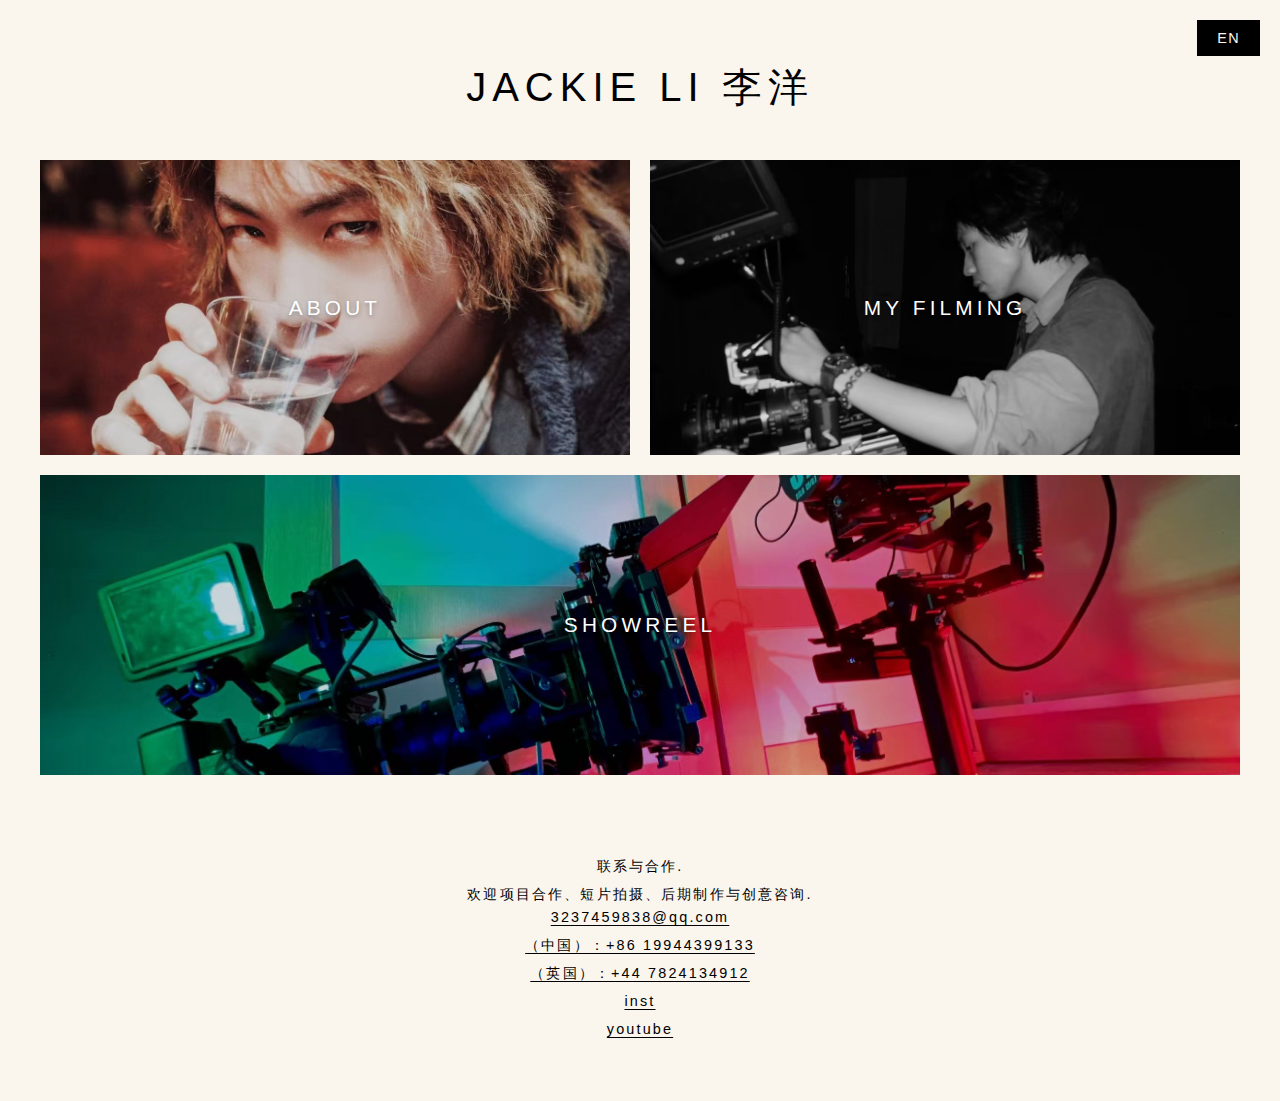
<file: index.html>
<!DOCTYPE html>
<html lang="en">
<head>
    <meta charset="UTF-8">
    <meta name="viewport" content="width=device-width, initial-scale=1.0">
    <title>YangLi</title>
    <link rel="stylesheet" href="./css/styles.css">
</head>
<body data-page="index">
    <button id="langToggle" class="lang-toggle" onclick="toggleLanguage()">EN</button>
    
    <header>
        <h1>JACKIE LI 李洋</h1>
    </header>

    <main class="grid-container">
        <div class="grid-row top-row">
            <a href="./about.html" class="grid-item">
                <div class="image-placeholder" style="background-image: url('./images/f1.jpg');"></div>
                <span class="label">ABOUT</span>
            </a>
            <a href="screenwriting.html" class="grid-item">
                <div class="image-placeholder" style="background-image: url('./images/f3.jpg');"></div>
                <span class="label">MY FILMING</span>
            </a>
        </div>
        <div class="grid-row bottom-row">
            <a href="https://youtu.be/O8AhmIpj-8g" class="grid-item full-width">
                <div class="image-placeholder" style="background-image: url('./images/b1.jpg');"></div>
                <span class="label">SHOWREEL</span>
            </a>
        </div>
    </main>

    <footer>
        <p>联系与合作.</p>
        <span>欢迎项目合作、短片拍摄、后期制作与创意咨询.</span>
        <div class="social-links">
            <a>3237459838@qq.com</a>
            <a>（中国）：+86 19944399133</a>
            <a>（英国）：+44 7824134912</a>
            <a href="https://www.instagram.com/yangli5553?igsh=dzY2ZjJwdmdvMjIz&utm_source=qr">Inst</a>
            <a href="https://youtube.com/@yangli-e3q?si=DjlALE-pl1EfHM-5">Youtube</a>
        </div>
    </footer>
    
    <script src="./js/language.js"></script>
</body>
</html>
</file>
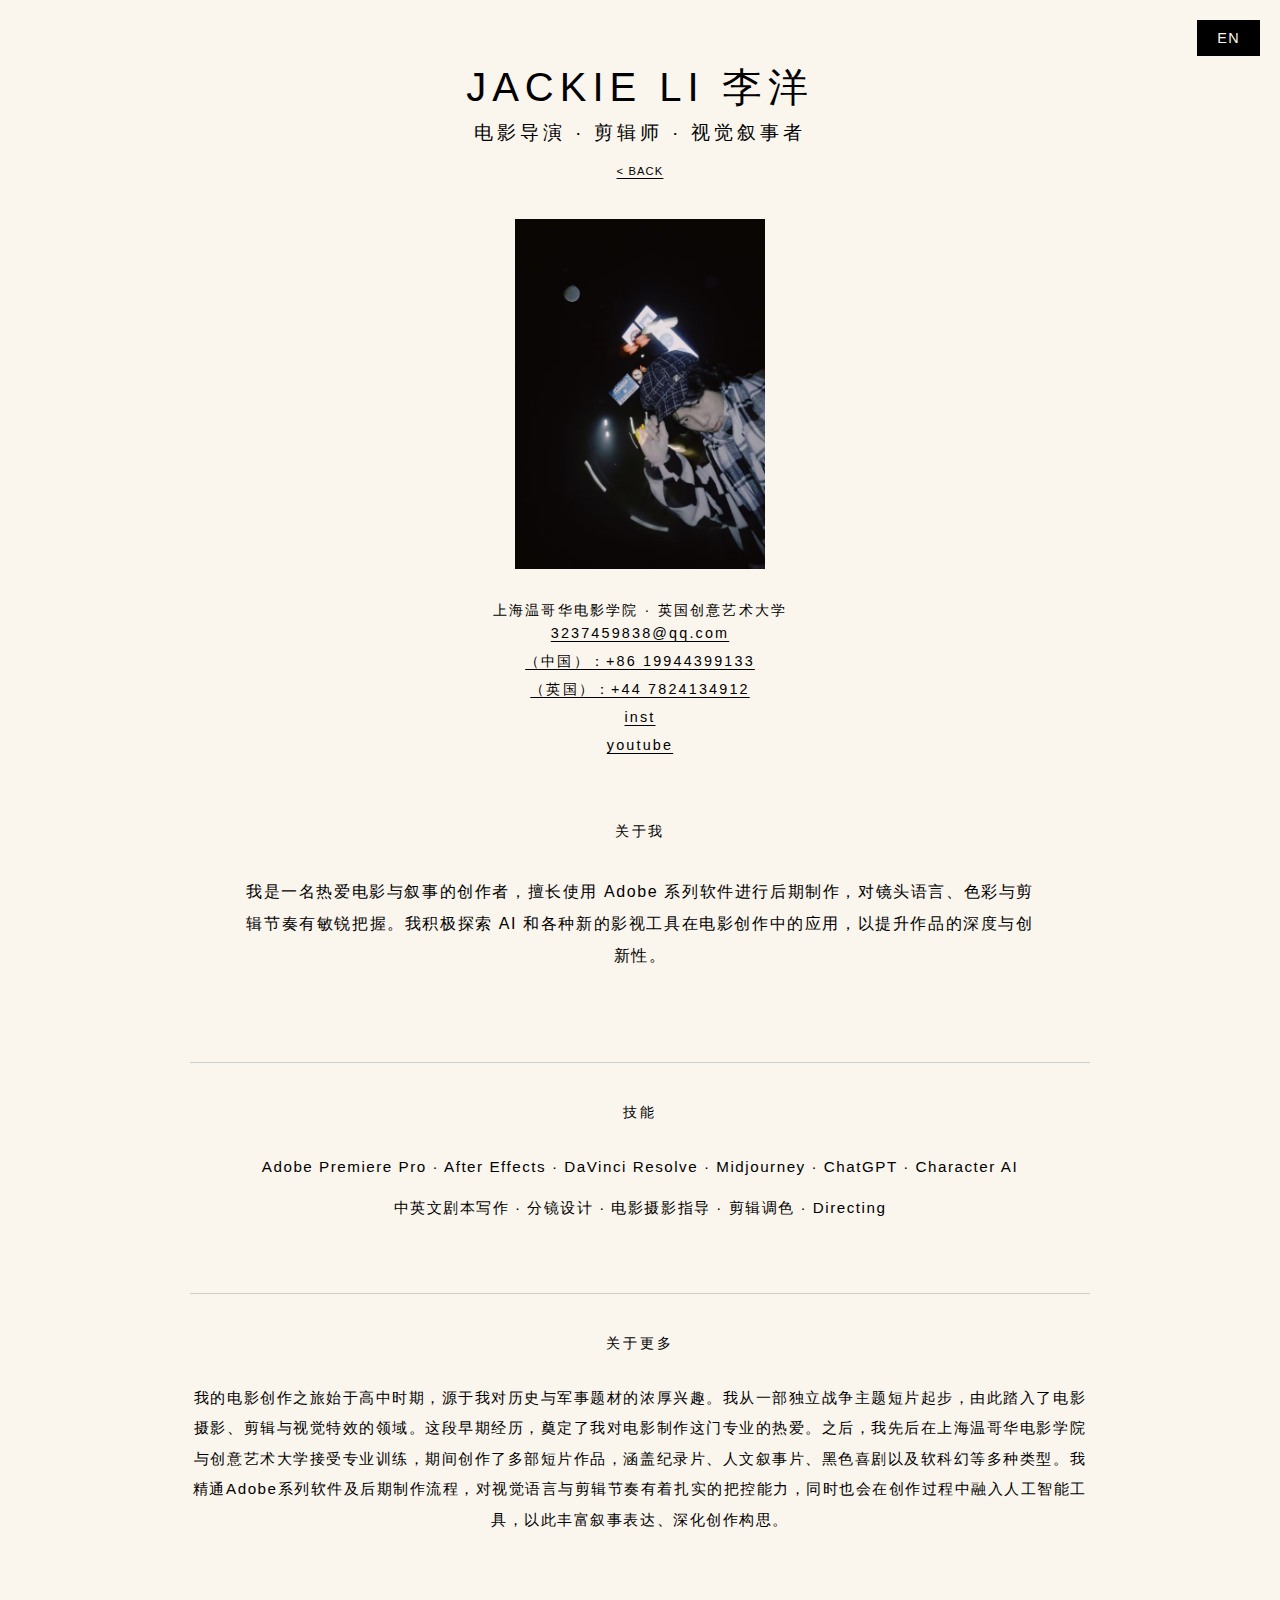
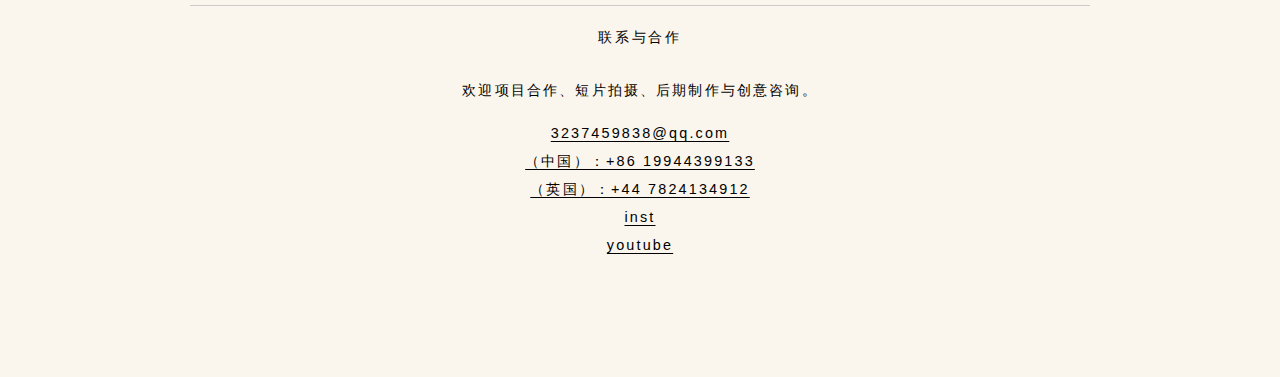
<file: about.html>
<!DOCTYPE html>
<html lang="en">
<head>
    <meta charset="UTF-8">
    <meta name="viewport" content="width=device-width, initial-scale=1.0">
    <title>About - YangLi</title>
    <link rel="stylesheet" href="./css/styles.css">
</head>
<body data-page="about">
    <button id="langToggle" class="lang-toggle" onclick="toggleLanguage()">EN</button>
    
    <header>
        <h1>JACKIE LI 李洋</h1>
        <h2 class="subtitle">电影导演 · 剪辑师 · 视觉叙事者</h2>
        <a href="index.html" class="back-link">&lt; BACK</a>
    </header>

    <main class="about-container">
        <div class="profile-image-container">
            <img src="./images/f2.jpg" alt="Profile" class="profile-image">
        </div>

        <div class="about-contact">
            <p>上海温哥华电影学院 · 英国创意艺术大学</p>
            <div class="social-links">
                <a>3237459838@qq.com</a>
                <a>（中国）：+86 19944399133</a>
                <a>（英国）：+44 7824134912</a>
                <a href="https://www.instagram.com/yangli5553?igsh=dzY2ZjJwdmdvMjIz&utm_source=qr">Inst</a>
                <a href="https://youtube.com/@yangli-e3q?si=DjlALE-pl1EfHM-5">Youtube</a>
            </div>
        </div>

        <div class="bio-text">
            <h3 class="section-title">关于我</h3>
            <p>我是一名热爱电影与叙事的创作者，擅长使用 Adobe 系列软件进行后期制作，对镜头语言、色彩与剪辑节奏有敏锐把握。我积极探索 AI 和各种新的影视工具在电影创作中的应用，以提升作品的深度与创新性。</p>
        </div>

        <hr class="divider">

        <div class="skills-section">
             <h3 class="section-title">技能</h3>
             <p class="skills-list">Adobe Premiere Pro · After Effects · DaVinci Resolve · Midjourney · ChatGPT · Character AI</p>
             <p class="skills-list">中英文剧本写作 · 分镜设计 · 电影摄影指导 · 剪辑调色 · Directing</p>
        </div>

        <hr class="divider">
        <div class="skills-section">
            <h3 class="section-title">关于更多</h3>
            <p class="skills-list">我的电影创作之旅始于高中时期，源于我对历史与军事题材的浓厚兴趣。我从一部独立战争主题短片起步，由此踏入了电影摄影、剪辑与视觉特效的领域。这段早期经历，奠定了我对电影制作这门专业的热爱。之后，我先后在上海温哥华电影学院与创意艺术大学接受专业训练，期间创作了多部短片作品，涵盖纪录片、人文叙事片、黑色喜剧以及软科幻等多种类型。我精通Adobe系列软件及后期制作流程，对视觉语言与剪辑节奏有着扎实的把控能力，同时也会在创作过程中融入人工智能工具，以此丰富叙事表达、深化创作构思。</p>
       </div>

        <hr class="divider">

        <div class="contact-section about-contact">
             <h3 class="section-title">联系与合作</h3>
             <p>欢迎项目合作、短片拍摄、后期制作与创意咨询。</p>
             <div class="social-links" style="margin-top: 20px;">
                <a>3237459838@qq.com</a>
                <a>（中国）：+86 19944399133</a>
                <a>（英国）：+44 7824134912</a>
                <a href="https://www.instagram.com/yangli5553?igsh=dzY2ZjJwdmdvMjIz&utm_source=qr">Inst</a>
                <a href="https://youtube.com/@yangli-e3q?si=DjlALE-pl1EfHM-5">Youtube</a>
            </div>
        </div>
    </main>
    
    <script src="./js/language.js"></script>
</body>
</html>
</file>
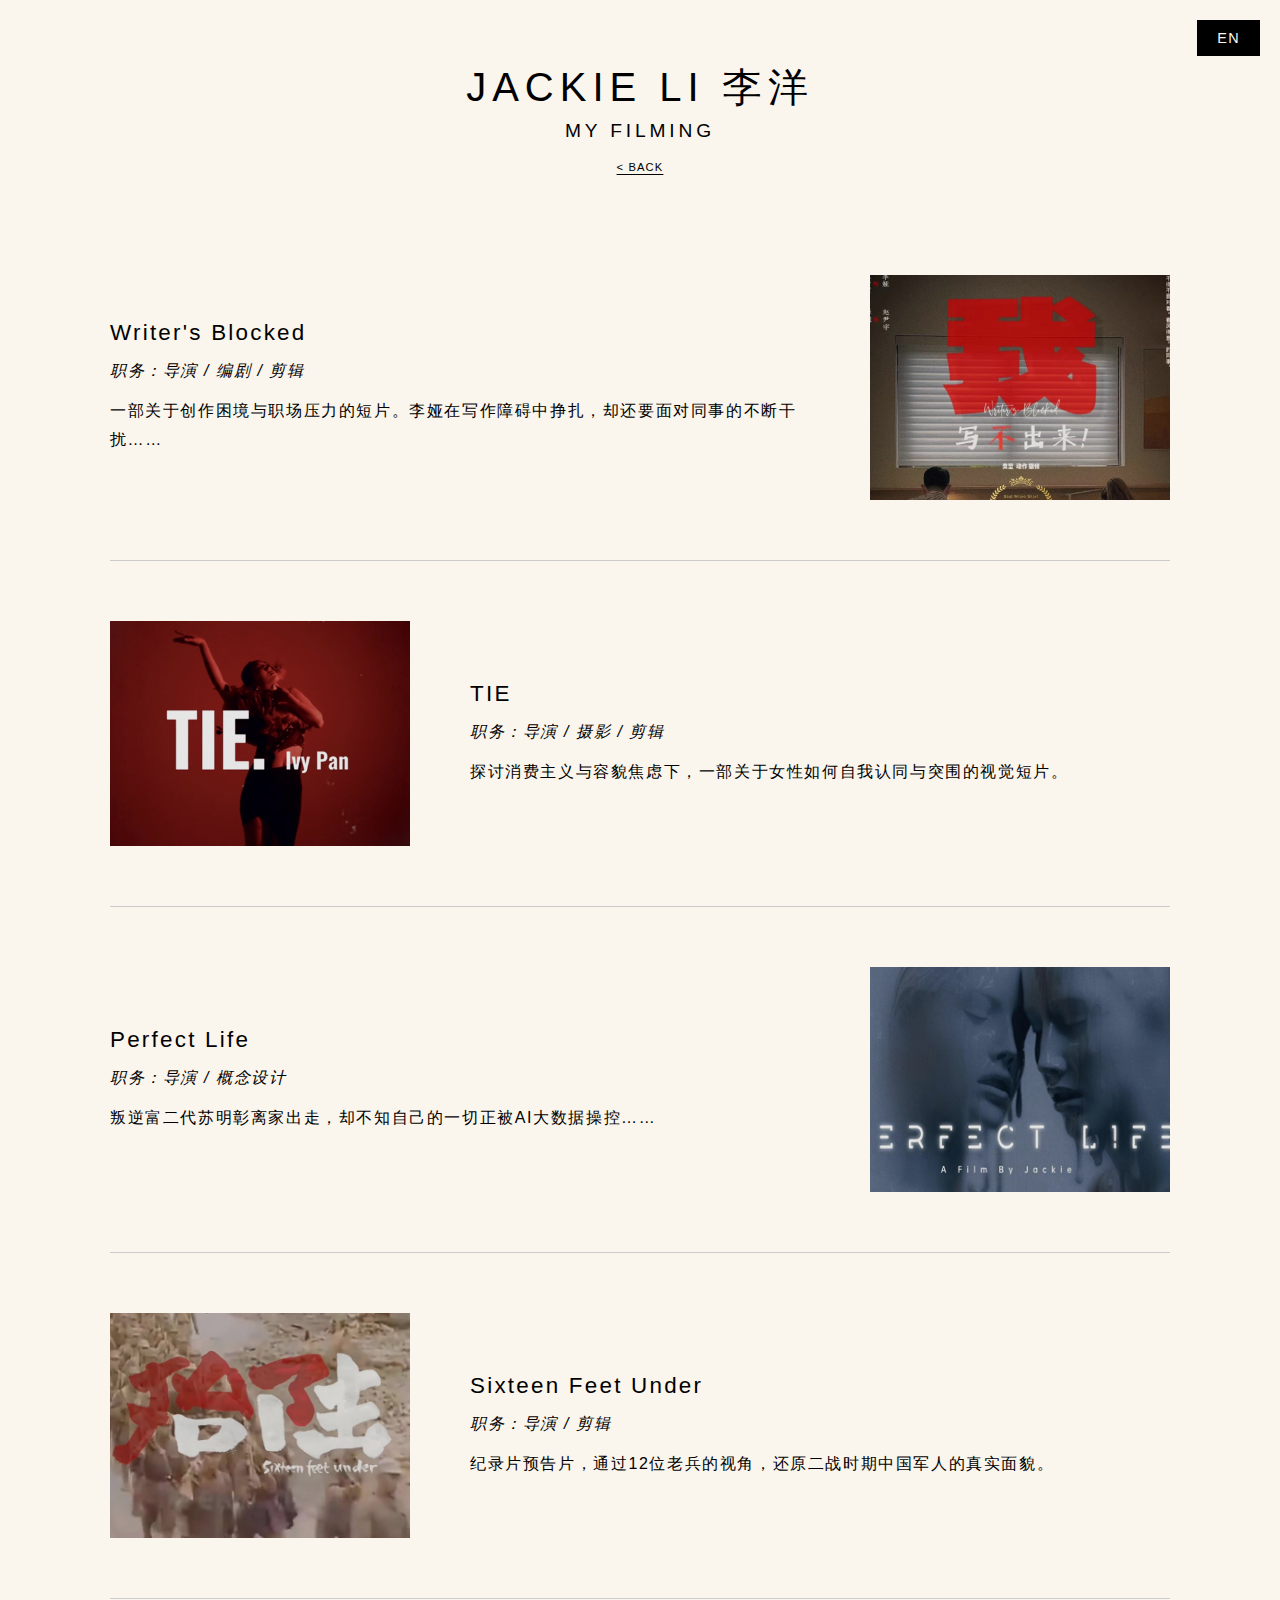
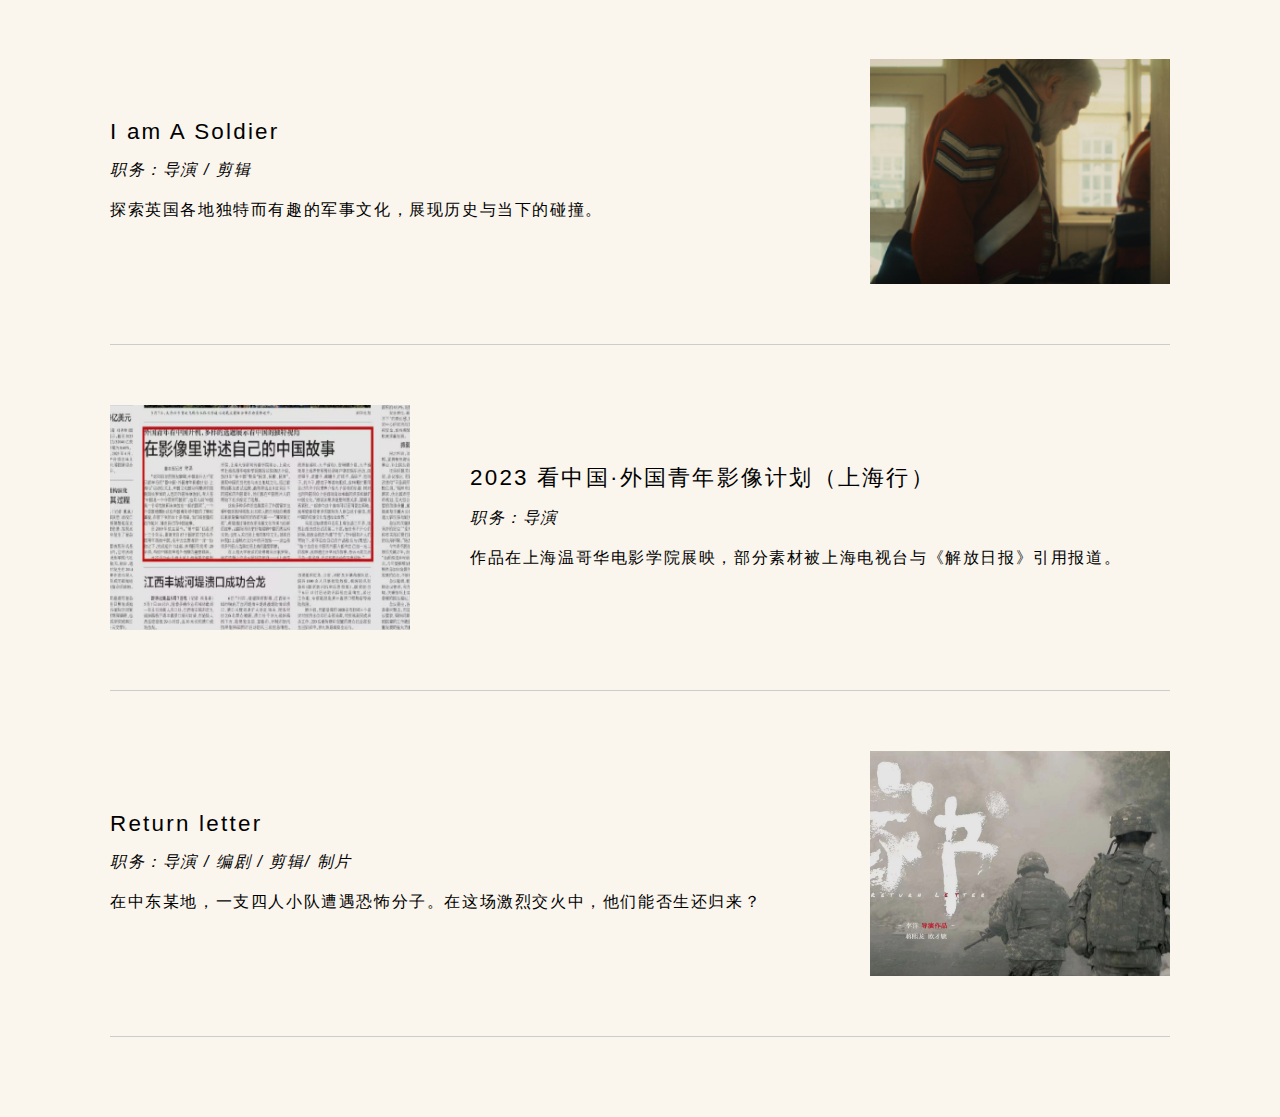
<file: screenwriting.html>
<!DOCTYPE html>
<html lang="en">
<head>
    <meta charset="UTF-8">
    <meta name="viewport" content="width=device-width, initial-scale=1.0">
    <title>My Filming - YangLi</title>
    <link rel="stylesheet" href="./css/styles.css">
</head>
<body data-page="screenwriting">
    <button id="langToggle" class="lang-toggle" onclick="toggleLanguage()">EN</button>
    
    <header>
        <h1>JACKIE LI 李洋</h1>
        <h2 class="subtitle">MY FILMING</h2>
        <a href="index.html" class="back-link">&lt; BACK</a>
    </header>

    <main class="screenwriting-container">
        
        <a href="https://h5.xinpianchang.com/article/index.html?from=messageSnapshot&channel=wx&type=QRcode&xpcApp=xpc&id=12489376" target="_blank" class="sw-item">
            <div class="sw-text">
                <h3 class="sw-title">Writer's Blocked</h3>
                <p class="sw-synopsis-label">职务：导演 / 编剧 / 剪辑</p>
                <p class="sw-body">一部关于创作困境与职场压力的短片。李娅在写作障碍中挣扎，却还要面对同事的不断干扰……</p>
            </div>
            <div class="sw-image-wrapper">
                <div class="sw-image" style="background-image: url('./images/p1.png');">
                </div>
            </div>
        </a>

        <hr class="divider">

        <a href="https://youtu.be/q8aHciGlZW8" target="_blank" class="sw-item reverse">
            <div class="sw-text">
                <h3 class="sw-title">TIE</h3>
                <p class="sw-synopsis-label">职务：导演 / 摄影 / 剪辑</p>
                <p class="sw-body">探讨消费主义与容貌焦虑下，一部关于女性如何自我认同与突围的视觉短片。</p>
            </div>
            <div class="sw-image-wrapper">
                <div class="sw-image" style="background-image: url('./images/p2.png');">
             
                </div>
            </div>
        </a>

        <hr class="divider">

        <a href="https://h5.xinpianchang.com/article/index.html?from=messageSnapshot&channel=wx&type=QRcode&xpcApp=xpc&id=13050139" target="_blank" class="sw-item">
            <div class="sw-text">
                <h3 class="sw-title">Perfect Life</h3>
                <p class="sw-synopsis-label">职务：导演 / 概念设计</p>
                <p class="sw-body">叛逆富二代苏明彰离家出走，却不知自己的一切正被AI大数据操控……</p>
            </div>
            <div class="sw-image-wrapper">
                <div class="sw-image" style="background-image: url('./images/p3.png');">
           
                </div>
            </div>
        </a>

        <hr class="divider">

        <a href="https://h5.xinpianchang.com/article/index.html?from=messageSnapshot&channel=wx&type=QRcode&xpcApp=xpc&id=13050135" target="_blank" class="sw-item reverse">
             <div class="sw-text">
                <h3 class="sw-title">Sixteen Feet Under</h3>
                <p class="sw-synopsis-label">职务：导演 / 剪辑</p>
                <p class="sw-body">纪录片预告片，通过12位老兵的视角，还原二战时期中国军人的真实面貌。</p>
            </div>
            <div class="sw-image-wrapper">
                <div class="sw-image" style="background-image: url('./images/p4.png');">
               
                </div>
            </div>
        </a>

        <hr class="divider">

        <a href="https://youtu.be/Pzpu32ENS6M" target="_blank" class="sw-item">
            <div class="sw-text">
                <h3 class="sw-title">I am A Soldier</h3>
                <p class="sw-synopsis-label">职务：导演 / 剪辑</p>
                <p class="sw-body">探索英国各地独特而有趣的军事文化，展现历史与当下的碰撞。</p>
            </div>
            <div class="sw-image-wrapper">
                <div class="sw-image" style="background-image: url('./images/p5.png');">
            
                </div>
            </div>
        </a>

        <hr class="divider">

        <a href="https://h5.xinpianchang.com/article/index.html?from=messageSnapshot&channel=wx&type=QRcode&xpcApp=xpc&id=13050140" target="_blank" class="sw-item reverse">
            <div class="sw-text">
                <h3 class="sw-title">2023 看中国·外国青年影像计划（上海行）</h3>
                <p class="sw-synopsis-label">职务：导演</p>
                <p class="sw-body">作品在上海温哥华电影学院展映，部分素材被上海电视台与《解放日报》引用报道。</p>
            </div>
            <div class="sw-image-wrapper">
                <div class="sw-image" style="background-image: url('./images/p6.png');">
                  
                </div>
            </div>
        </a>

         <hr class="divider">
         
         <a href="https://youtu.be/CZv3m8Nak2E?si=ma8gpJn4XpiQ0N4d" target="_blank" class="sw-item reverse">
            <div class="sw-image-wrapper">
                <div class="sw-image" style="background-image: url('./images/p7.png');">
                  
                </div>
            </div>
            <div class="sw-text">
                <h3 class="sw-title">Return letter</h3>
                <p class="sw-synopsis-label">职务：导演 / 编剧 / 剪辑/ 制片</p>
                <p class="sw-body">在中东某地，
                    一支四人小队遭遇恐怖分子。
                    在这场激烈交火中，他们能否
                    生还归来？</p>
            </div>
          
        </a>

         <hr class="divider">
    </main>
    
    <script src="./js/language.js"></script>
</body>
</html>
</file>
<file: css/styles.css>
* {
    margin: 0;
    padding: 0;
    box-sizing: border-box;
}

body {
    background-color: #FAF5ED;
    font-family: "Futura", "Trebuchet MS", Arial, sans-serif;
    color: #000;
    display: flex;
    flex-direction: column;
    align-items: center;
    min-height: 100vh;
    padding: 60px 20px;
}

header {
    margin-bottom: 40px;
    text-align: center;
    width: 100%;
    position: relative;
}

.lang-toggle {
    position: fixed;
    top: 20px;
    right: 20px;
    z-index: 1000;
    background-color: #000;
    color: #FAF5ED;
    border: none;
    padding: 10px 20px;
    font-size: 0.9rem;
    letter-spacing: 0.1em;
    text-transform: uppercase;
    cursor: pointer;
    transition: all 0.3s ease;
    font-family: "Futura", "Trebuchet MS", Arial, sans-serif;
}

.lang-toggle:hover {
    background-color: #333;
    transform: scale(1.05);
}

h1 {
    font-size: 2.5rem;
    letter-spacing: 0.15em;
    font-weight: 500;
    text-transform: uppercase;
    margin-bottom: 5px;
}

.subtitle {
    font-size: 1.2rem;
    letter-spacing: 0.2em;
    font-weight: 500;
    text-transform: uppercase;
    margin-bottom: 15px;
}

/* Index Page Styles */
.grid-container {
    width: 100%;
    max-width: 1200px;
    display: flex;
    flex-direction: column;
    gap: 20px;
}

.grid-row {
    display: flex;
    gap: 20px;
    width: 100%;
}

.grid-item {
    position: relative;
    display: block;
    overflow: hidden;
    text-decoration: none;
    color: white;
}

.top-row .grid-item {
    flex: 1;
    aspect-ratio: 4/2;
}

.bottom-row .grid-item {
    width: 100%;
    aspect-ratio: 4/1;
}

.image-placeholder {
    width: 100%;
    height: 100%;
    background-size: cover;
    background-position: center;
    transition: all 0.5s ease;
    filter: brightness(0.85);
}
.video-container {
    width: 100%;
    max-width: 900px;
    margin: 20px auto;
}

.video-container video {
    width: 100%;
}

.grid-item:hover {
    color: #5555558a;
}

.grid-item:hover .image-placeholder {
    filter: brightness(0.7);
    opacity: .4;
}

.label {
    position: absolute;
    top: 50%;
    left: 50%;
    transform: translate(-50%, -50%);
    font-size: 1.3rem;
    letter-spacing: 0.2em;
    text-transform: uppercase;
    font-weight: 500;
    z-index: 2;
    text-shadow: 0 2px 4px rgba(0,0,0,0.3);
}

.about-text {
    position: absolute;
    top: 50%;
    left: 50%;
    transform: translate(-50%, -50%);
    width: 90%;
    font-size: 0.9rem;
    line-height: 1.5;
    text-align: center;
    z-index: 3;
    letter-spacing: 0.05em;
}
.about-text p {
    font-size: 1.3rem;
}

footer {
    margin-top: 80px;
    text-align: center;
    font-size: 0.9rem;
    letter-spacing: 0.15em;
    line-height: 1.6;
}

footer p {
    margin-bottom: 5px;
    text-transform: lowercase;
}

.social-links {
    display: flex;
    flex-direction: column;
    align-items: center;
    gap: 5px;
}

.social-links a {
    color: #000;
    text-decoration: underline;
    text-underline-offset: 3px;
    text-transform: lowercase;
    cursor: pointer;
}

.social-links a:hover {
    color: #555;
}

/* About Page Styles */
.back-link {
    font-size: 0.7rem;
    color: #000;
    text-decoration: underline;
    text-underline-offset: 3px;
    text-transform: uppercase;
    letter-spacing: 0.1em;
}

.about-container {
    width: 100%;
    max-width: 900px;
    display: flex;
    flex-direction: column;
    align-items: center;
    text-align: center;
}

.profile-image-container {
    width: 250px;
    height: 350px;
    margin-bottom: 30px;
}

.profile-image {
    width: 100%;
    height: 100%;
    object-fit: cover;
}

.about-contact {
    margin-bottom: 60px;
    font-size: 0.9rem;
    letter-spacing: 0.15em;
    line-height: 1.6;
}

.bio-text {
    margin-bottom: 60px;
    font-size: 1rem;
    letter-spacing: 0.1em;
    line-height: 2;
    max-width: 800px;
}

.bio-text p {
    margin-bottom: 10px;
}

.divider {
    width: 100%;
    border: none;
    border-top: 1px solid #ccc;
    margin: 20px 0;
}

.currents-list {
    display: flex;
    flex-direction: column;
    gap: 20px;
    margin-bottom: 40px;
    width: 100%;
}

.current-item {
    display: flex;
    justify-content: center;
    gap: 10px;
    font-size: 0.95rem;
    letter-spacing: 0.1em;
}

.current-label {
    text-transform: lowercase;
}

.projects-section {
    width: 100%;
    display: flex;
    flex-direction: column;
    align-items: center;
}

.section-title {
    font-size: 0.9rem;
    letter-spacing: 0.2em;
    text-transform: uppercase;
    font-weight: 500;
    margin-bottom: 30px;
}

.project-item {
    margin-bottom: 30px;
    max-width: 800px;
}

.project-title {
    font-size: 1.1rem;
    font-weight: 500;
    letter-spacing: 0.1em;
    margin-bottom: 20px;
}

.project-status {
    font-style: italic;
    font-weight: 400;
}

.project-desc {
    font-size: 0.95rem;
    letter-spacing: 0.1em;
    line-height: 2;
    text-align: justify;
    text-align-last: center;
}

.project-divider {
    width: 100%;
    border: none;
    border-top: 1px solid #ccc;
    margin: 30px 0;
}

.skills-section {
    width: 100%;
    text-align: center;
    margin-bottom: 40px;
    margin-top: 20px;
}

.skills-list {
    font-size: 0.95rem;
    letter-spacing: 0.1em;
    line-height: 2;
    margin-bottom: 10px;
}

.screenwriting-container {
    width: 100%;
    max-width: 1100px;
    padding: 0 20px;
}

.sw-item {
    display: flex;
    align-items: center;
    gap: 60px;
    margin: 60px 0;
    text-decoration: none;
    color: inherit;
    transition: opacity 0.3s ease;
}

.sw-item:hover {
    opacity: 0.8;
}

.sw-item.reverse {
    flex-direction: row-reverse;
}

.sw-text {
    flex: 1;
}

.sw-title {
    font-size: 1.4rem;
    letter-spacing: 0.1em;
    font-weight: 500;
    margin-bottom: 15px;
    color: #000;
}

.sw-desc {
    font-size: 1rem;
    letter-spacing: 0.1em;
    line-height: 1.6;
    margin-bottom: 25px;
    color: #000;
}

.sw-synopsis-label {
    font-style: italic;
    font-size: 1rem;
    letter-spacing: 0.1em;
    margin-bottom: 15px;
    color: #000;
}

.sw-body {
    font-size: 1rem;
    letter-spacing: 0.1em;
    line-height: 1.8;
    color: #000;
}

.sw-list {
    list-style-type: none;
    font-size: 1rem;
    letter-spacing: 0.1em;
    line-height: 2;
    padding-left: 10px;
    color: #000;
}

.sw-list li::before {
    content: "•";
    margin-right: 10px;
}

.sw-image-wrapper {
    flex: 0 0 300px; 
    aspect-ratio: 4/3;
    position: relative;
    overflow: hidden;
}

.sw-image {
    width: 100%;
    height: 100%;
    background-size: cover;
    background-position: center;
    display: flex;
    align-items: center;
    justify-content: center;
    filter: brightness(0.9);
    transition: transform 0.5s ease;
}

/* Hover Effect */
.sw-item:hover .sw-image {
    transform: scale(1.05);
}


@media (max-width: 900px) {
    .sw-item, .sw-item.reverse {
        flex-direction: column-reverse;
        gap: 30px;
        text-align: left;
    }
    
    .sw-image-wrapper {
        width: 100%;
        flex: none;
    }
}
</file>
